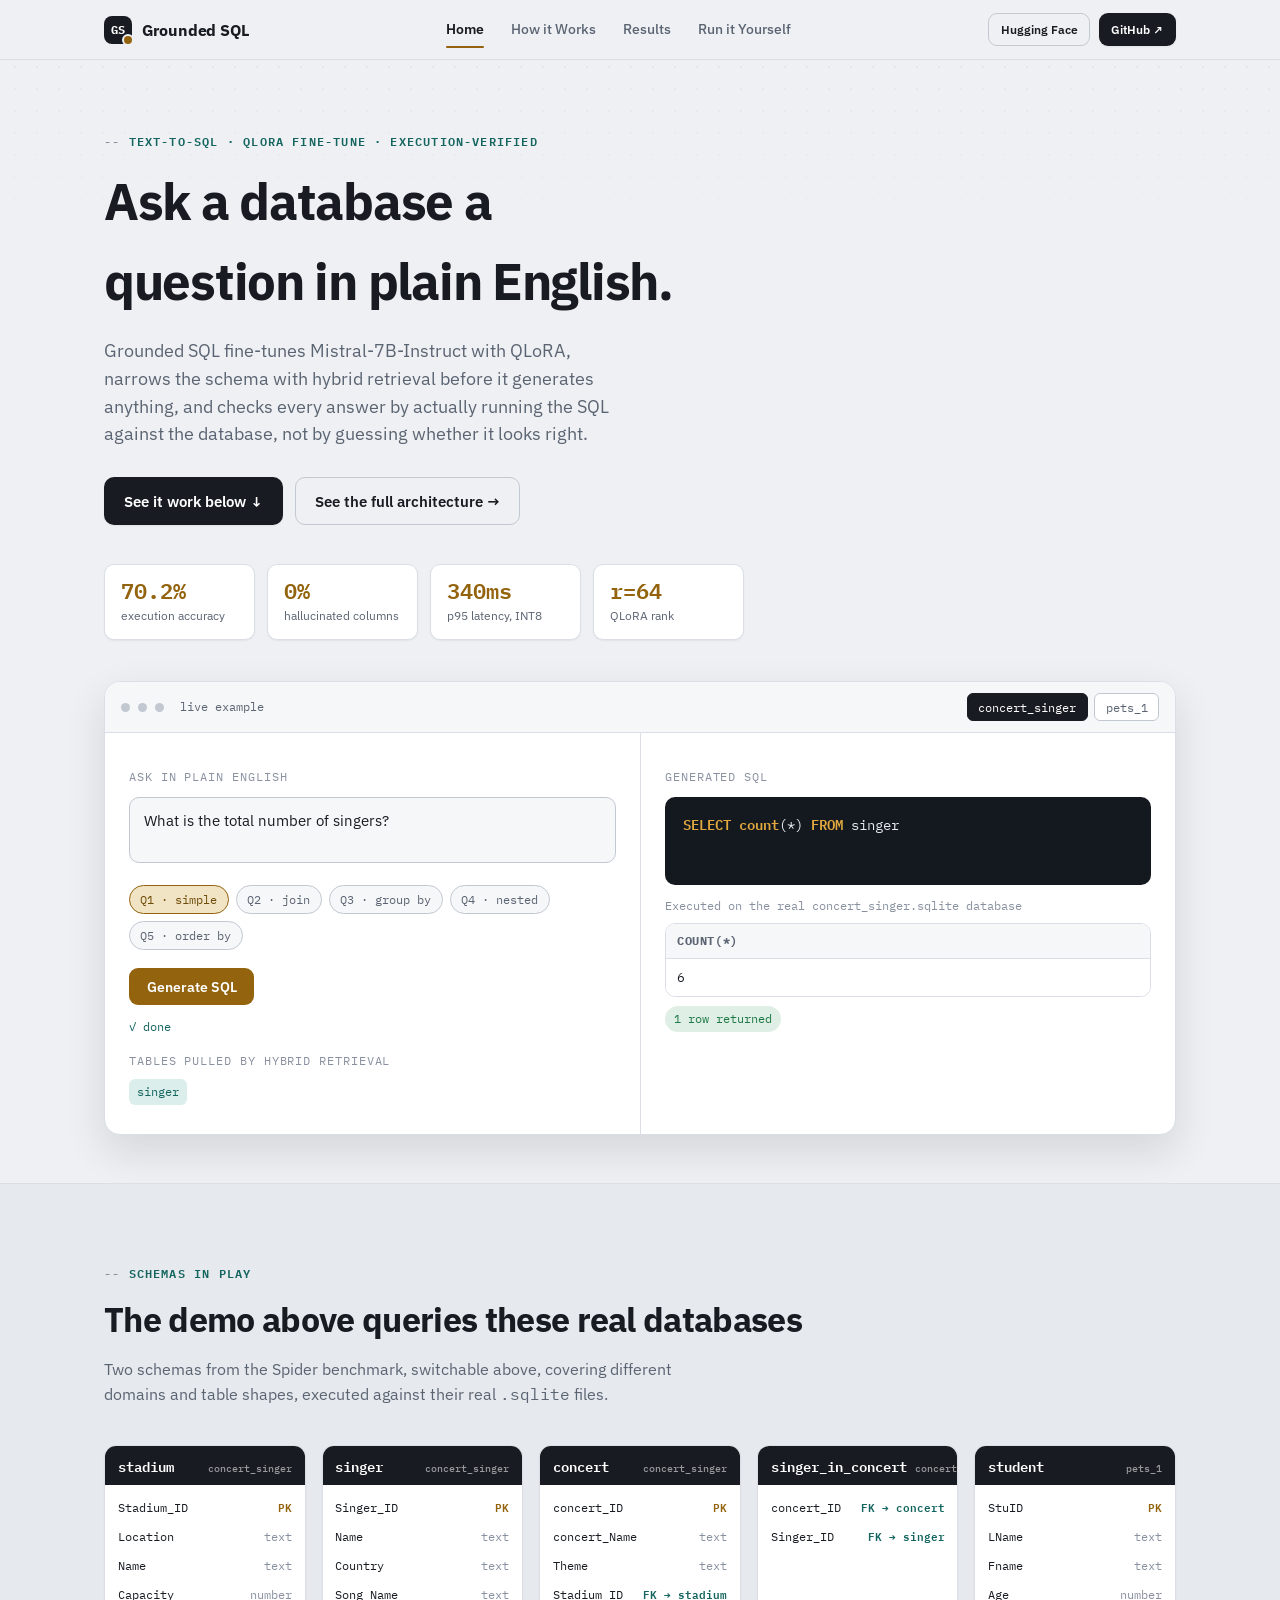
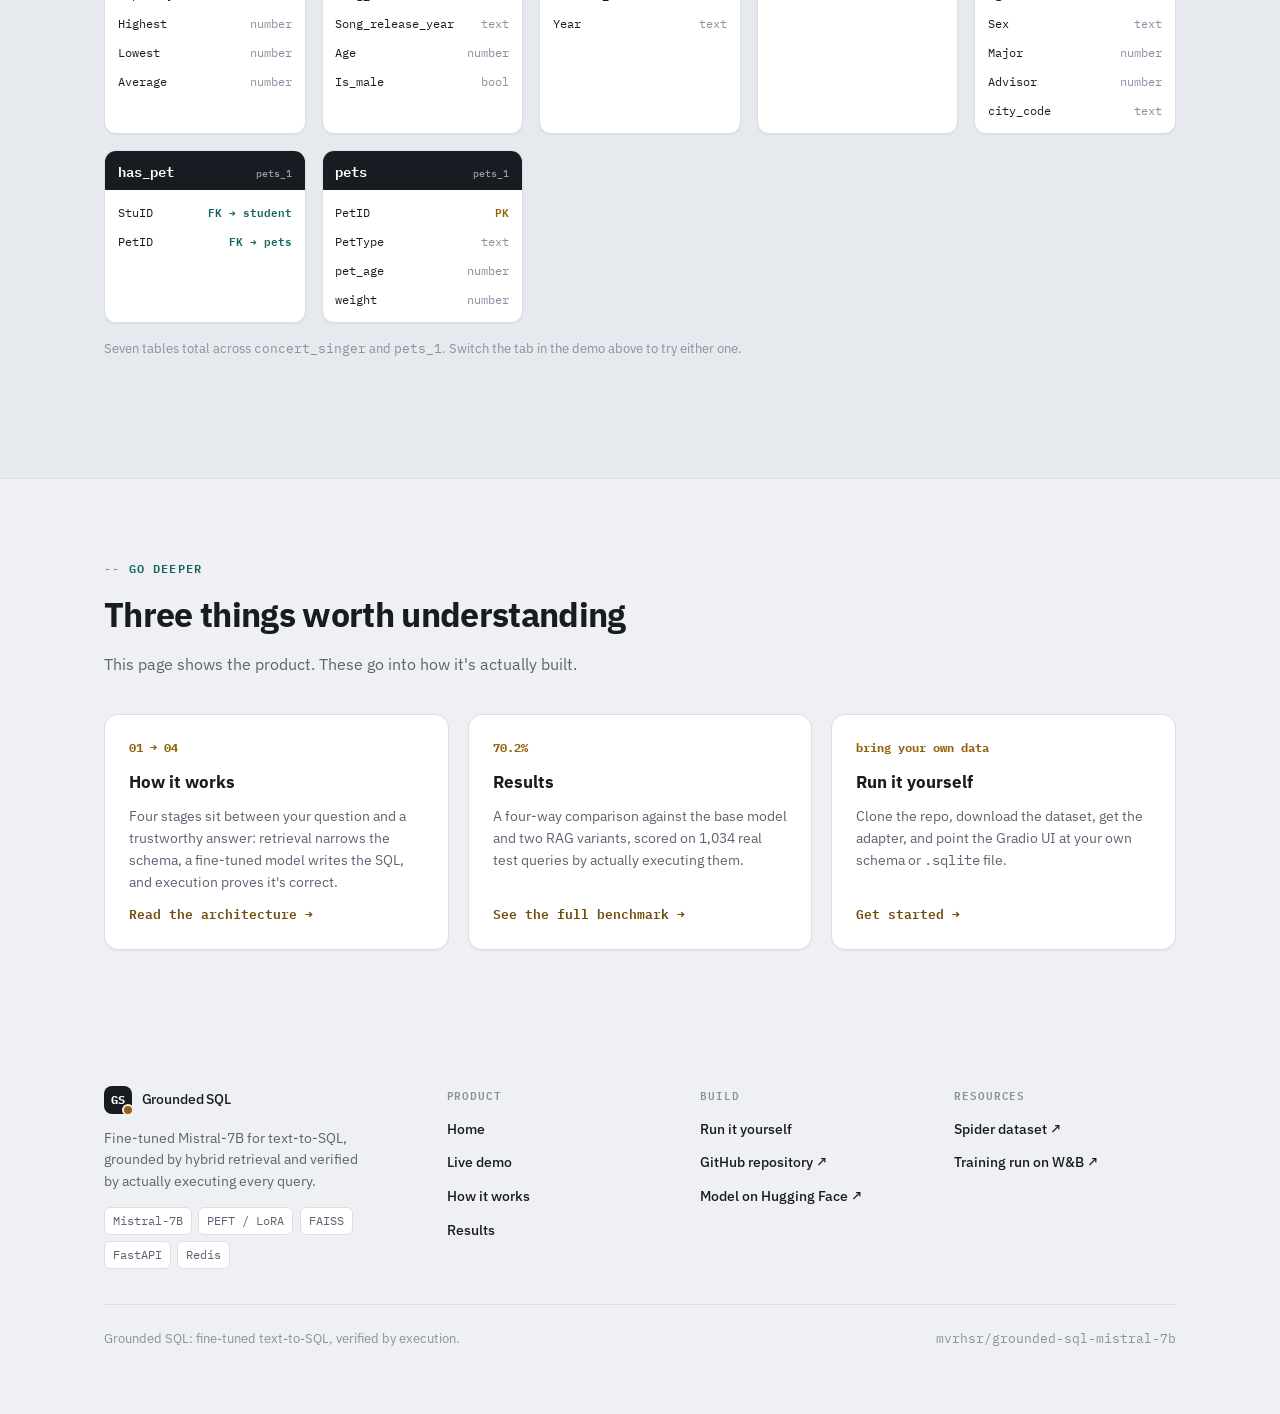
<file: docs/index.html>
<!doctype html>
<html lang="en">
<head>
<meta charset="UTF-8">
<meta name="viewport" content="width=device-width, initial-scale=1.0">
<title>Grounded SQL</title>
<meta name="description" content="An interactive demo for a fine-tuned Mistral-7B text-to-SQL system: real schemas, real generated queries, real executed results, and a self-hosting guide.">
<link rel="icon" href="data:image/svg+xml,<svg xmlns=%22http://www.w3.org/2000/svg%22 viewBox=%220 0 100 100%22><text y=%22.9em%22 font-size=%2290%22>🗄️</text></svg>">
<link rel="preconnect" href="https://fonts.googleapis.com">
<link rel="preconnect" href="https://fonts.gstatic.com" crossorigin>
<link href="https://fonts.googleapis.com/css2?family=IBM+Plex+Sans:wght@400;500;600;700&family=IBM+Plex+Mono:wght@400;500;600;700&display=swap" rel="stylesheet">
<link rel="stylesheet" href="assets/style.css">
</head>
<body>

<header class="nav">
  <div class="nav-inner">
    <a href="index.html" class="brand"><span class="brand-mark">GS</span>Grounded SQL</a>
    <nav class="links">
      <a class="nav-link active" href="index.html">Home</a>
      <a class="nav-link" href="how-it-works.html">How it Works</a>
      <a class="nav-link" href="how-it-works.html#results">Results</a>
      <a class="nav-link" href="run-it-yourself.html">Run it Yourself</a>
    </nav>
    <div class="nav-ctas">
      <a class="btn btn-ghost btn-sm" href="https://huggingface.co/mvrhsr/grounded-sql-mistral-7b" target="_blank" rel="noopener">Hugging Face</a>
      <a class="btn btn-primary btn-sm" href="https://github.com/vrhsr/grounded-sql" target="_blank" rel="noopener">GitHub ↗</a>
    </div>
  </div>
</header>

<main id="top">

  <section class="hero">
    <div class="wrap hero-inner">
      <div class="hero-head">
        <p class="eyebrow">text-to-sql &middot; qlora fine-tune &middot; execution-verified</p>
        <h1>Ask a database a question in plain English.</h1>
        <p class="hero-sub">Grounded SQL fine-tunes Mistral-7B-Instruct with QLoRA, narrows the schema with hybrid retrieval before it generates anything, and checks every answer by actually running the SQL against the database, not by guessing whether it looks right.</p>
        <div class="hero-ctas">
          <a class="btn btn-primary btn-lg" href="#demo">See it work below ↓</a>
          <a class="btn btn-ghost btn-lg" href="how-it-works.html">See the full architecture →</a>
        </div>
        <div class="stat-row">
          <div class="stat"><span class="value">70.2%</span><span class="label">execution accuracy</span></div>
          <div class="stat"><span class="value">0%</span><span class="label">hallucinated columns</span></div>
          <div class="stat"><span class="value">340ms</span><span class="label">p95 latency, INT8</span></div>
          <div class="stat"><span class="value">r=64</span><span class="label">QLoRA rank</span></div>
        </div>
      </div>

      <div id="demo" class="console reveal">
        <div class="console-chrome">
          <span class="dot"></span><span class="dot"></span><span class="dot"></span>
          <span class="console-title">live example</span>
          <div class="db-tabs" id="db-tabs"></div>
        </div>
        <div class="console-body">
          <div class="console-col">
            <p class="col-label">Ask in plain English</p>
            <textarea id="question-input" spellcheck="false">What is the total number of singers?</textarea>
            <div class="chip-row" id="chip-row"></div>
            <button id="generate-btn">Generate SQL</button>
            <div class="status-line" id="status-line"></div>
            <p class="fallback-note" id="fallback-note">This hosted preview replays real, cached examples against a live SQLite database. It isn't running the full 7B model in your browser. To generate SQL for <em>any</em> question against <em>any</em> schema, <a href="run-it-yourself.html">run Grounded SQL locally →</a>.</p>
            <div class="retrieved-row">
              <p class="col-label">Tables pulled by hybrid retrieval</p>
              <div id="retrieved-tables"></div>
            </div>
          </div>
          <div class="console-col">
            <p class="col-label">Generated SQL</p>
            <div class="sql-box" id="sql-box"></div>
            <p class="exec-caption" id="exec-caption"></p>
            <div id="result-area"></div>
          </div>
        </div>
      </div>
    </div>
  </section>

  <section class="band">
    <div class="wrap">
      <p class="eyebrow reveal">schemas in play</p>
      <h2 class="reveal">The demo above queries these real databases</h2>
      <p class="section-lede reveal">Two schemas from the Spider benchmark, switchable above, covering different domains and table shapes, executed against their real <code class="mono">.sqlite</code> files.</p>
      <div class="schema-grid reveal" id="schema-grid"></div>
      <p class="schema-legend reveal">Seven tables total across <span class="mono">concert_singer</span> and <span class="mono">pets_1</span>. Switch the tab in the demo above to try either one.</p>
    </div>
  </section>

  <section>
    <div class="wrap">
      <p class="eyebrow reveal">go deeper</p>
      <h2 class="reveal">Three things worth understanding</h2>
      <p class="section-lede reveal">This page shows the product. These go into how it's actually built.</p>
      <div class="teaser-grid reveal">
        <a class="teaser-card" href="how-it-works.html">
          <span class="t-idx">01 → 04</span>
          <h3>How it works</h3>
          <p>Four stages sit between your question and a trustworthy answer: retrieval narrows the schema, a fine-tuned model writes the SQL, and execution proves it's correct.</p>
          <span class="go">Read the architecture →</span>
        </a>
        <a class="teaser-card" href="how-it-works.html#results">
          <span class="t-idx">70.2%</span>
          <h3>Results</h3>
          <p>A four-way comparison against the base model and two RAG variants, scored on 1,034 real test queries by actually executing them.</p>
          <span class="go">See the full benchmark →</span>
        </a>
        <a class="teaser-card" href="run-it-yourself.html">
          <span class="t-idx">bring your own data</span>
          <h3>Run it yourself</h3>
          <p>Clone the repo, download the dataset, get the adapter, and point the Gradio UI at your own schema or <span class="mono">.sqlite</span> file.</p>
          <span class="go">Get started →</span>
        </a>
      </div>
    </div>
  </section>

  <footer>
    <div class="wrap">
      <div class="footer-grid">
        <div class="footer-col">
          <a href="index.html" class="brand"><span class="brand-mark">GS</span>Grounded SQL</a>
          <p style="margin-top:0.9rem;">Fine-tuned Mistral-7B for text-to-SQL, grounded by hybrid retrieval and verified by actually executing every query.</p>
          <div class="stack-chips">
            <span class="schip">Mistral-7B</span>
            <span class="schip">PEFT / LoRA</span>
            <span class="schip">FAISS</span>
            <span class="schip">FastAPI</span>
            <span class="schip">Redis</span>
          </div>
        </div>
        <div class="footer-col">
          <h5>Product</h5>
          <ul>
            <li><a href="index.html">Home</a></li>
            <li><a href="index.html#demo">Live demo</a></li>
            <li><a href="how-it-works.html">How it works</a></li>
            <li><a href="how-it-works.html#results">Results</a></li>
          </ul>
        </div>
        <div class="footer-col">
          <h5>Build</h5>
          <ul>
            <li><a href="run-it-yourself.html">Run it yourself</a></li>
            <li><a href="https://github.com/vrhsr/grounded-sql" target="_blank" rel="noopener">GitHub repository ↗</a></li>
            <li><a href="https://huggingface.co/mvrhsr/grounded-sql-mistral-7b" target="_blank" rel="noopener">Model on Hugging Face ↗</a></li>
          </ul>
        </div>
        <div class="footer-col">
          <h5>Resources</h5>
          <ul>
            <li><a href="https://yale-lily.github.io/spider" target="_blank" rel="noopener">Spider dataset ↗</a></li>
            <li><a href="https://wandb.ai/mvrhsr-/text-to-sql-finetune/runs/kww42yro" target="_blank" rel="noopener">Training run on W&amp;B ↗</a></li>
          </ul>
        </div>
      </div>
      <div class="footer-bottom">
        <span>Grounded SQL: fine-tuned text-to-SQL, verified by execution.</span>
        <span class="mono">mvrhsr/grounded-sql-mistral-7b</span>
      </div>
    </div>
  </footer>

</main>

<script src="assets/common.js"></script>
<script src="assets/demo.js"></script>
</body>
</html>
</file>
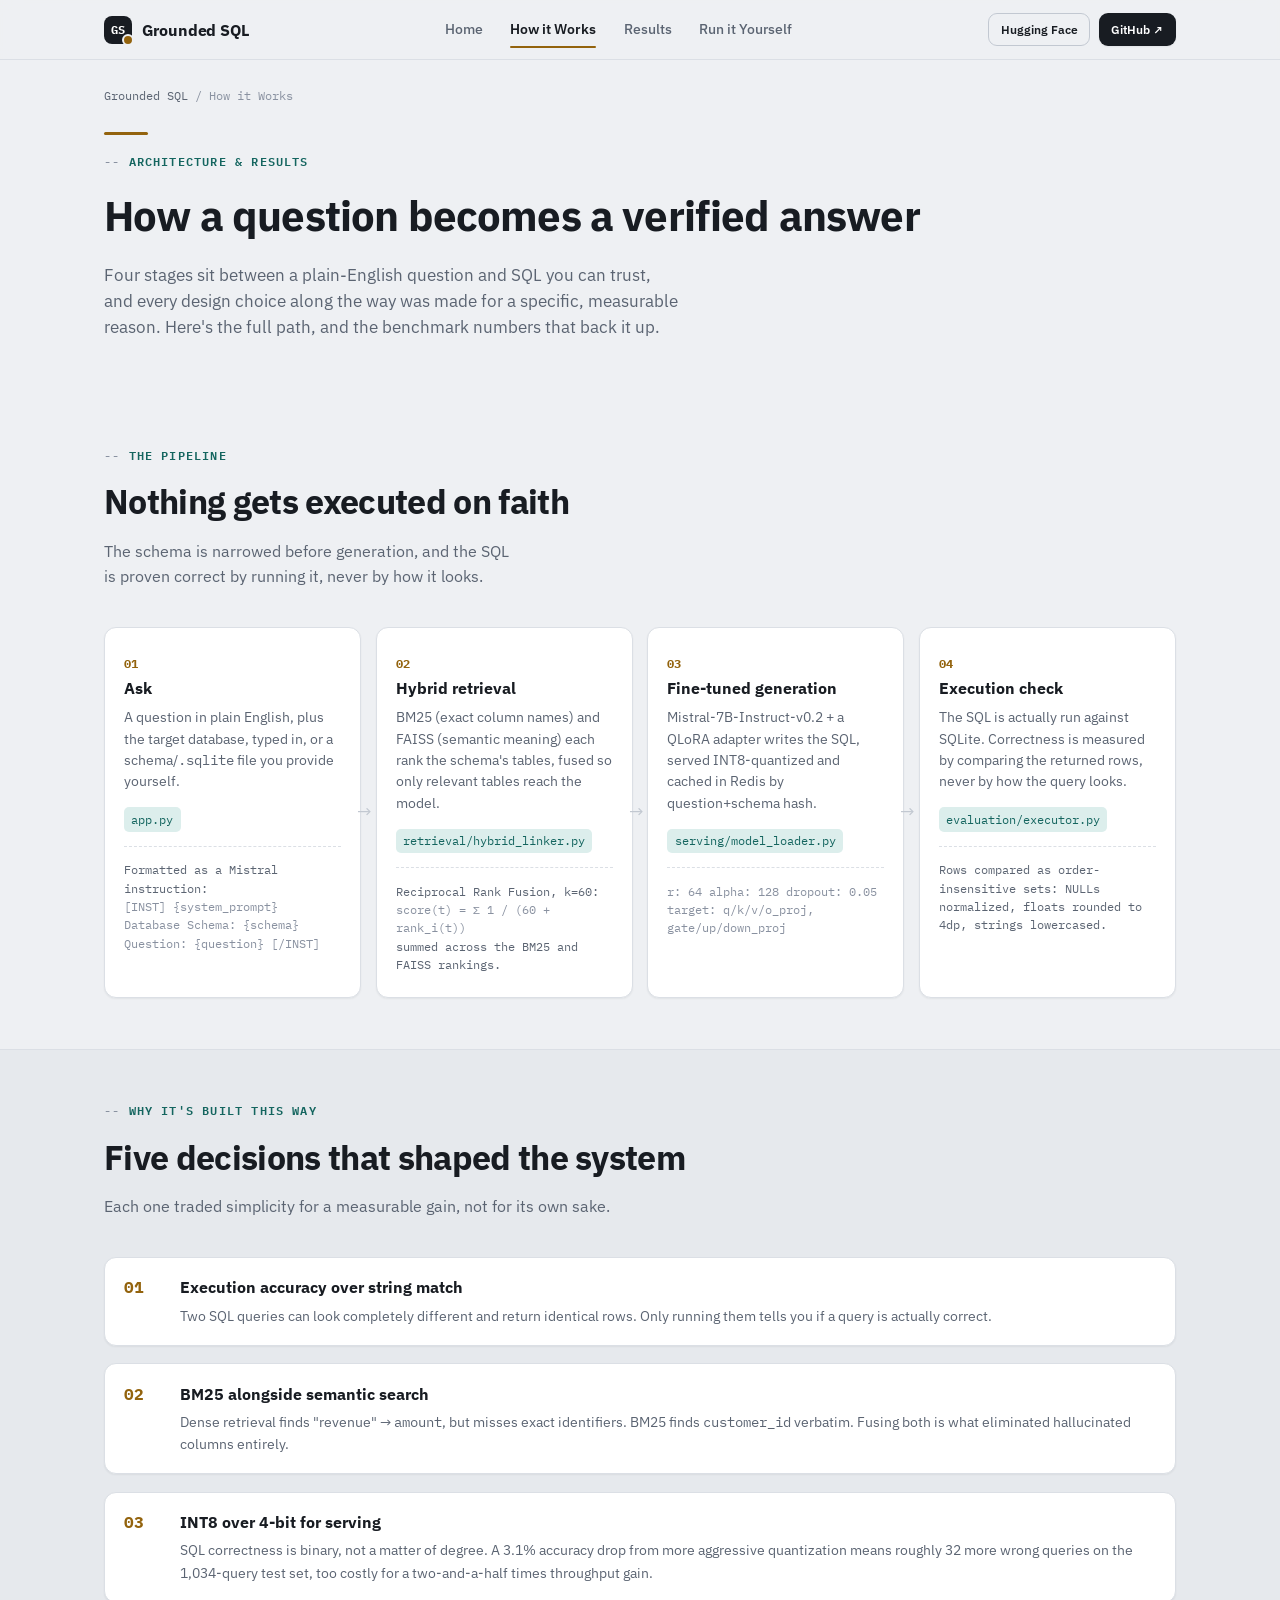
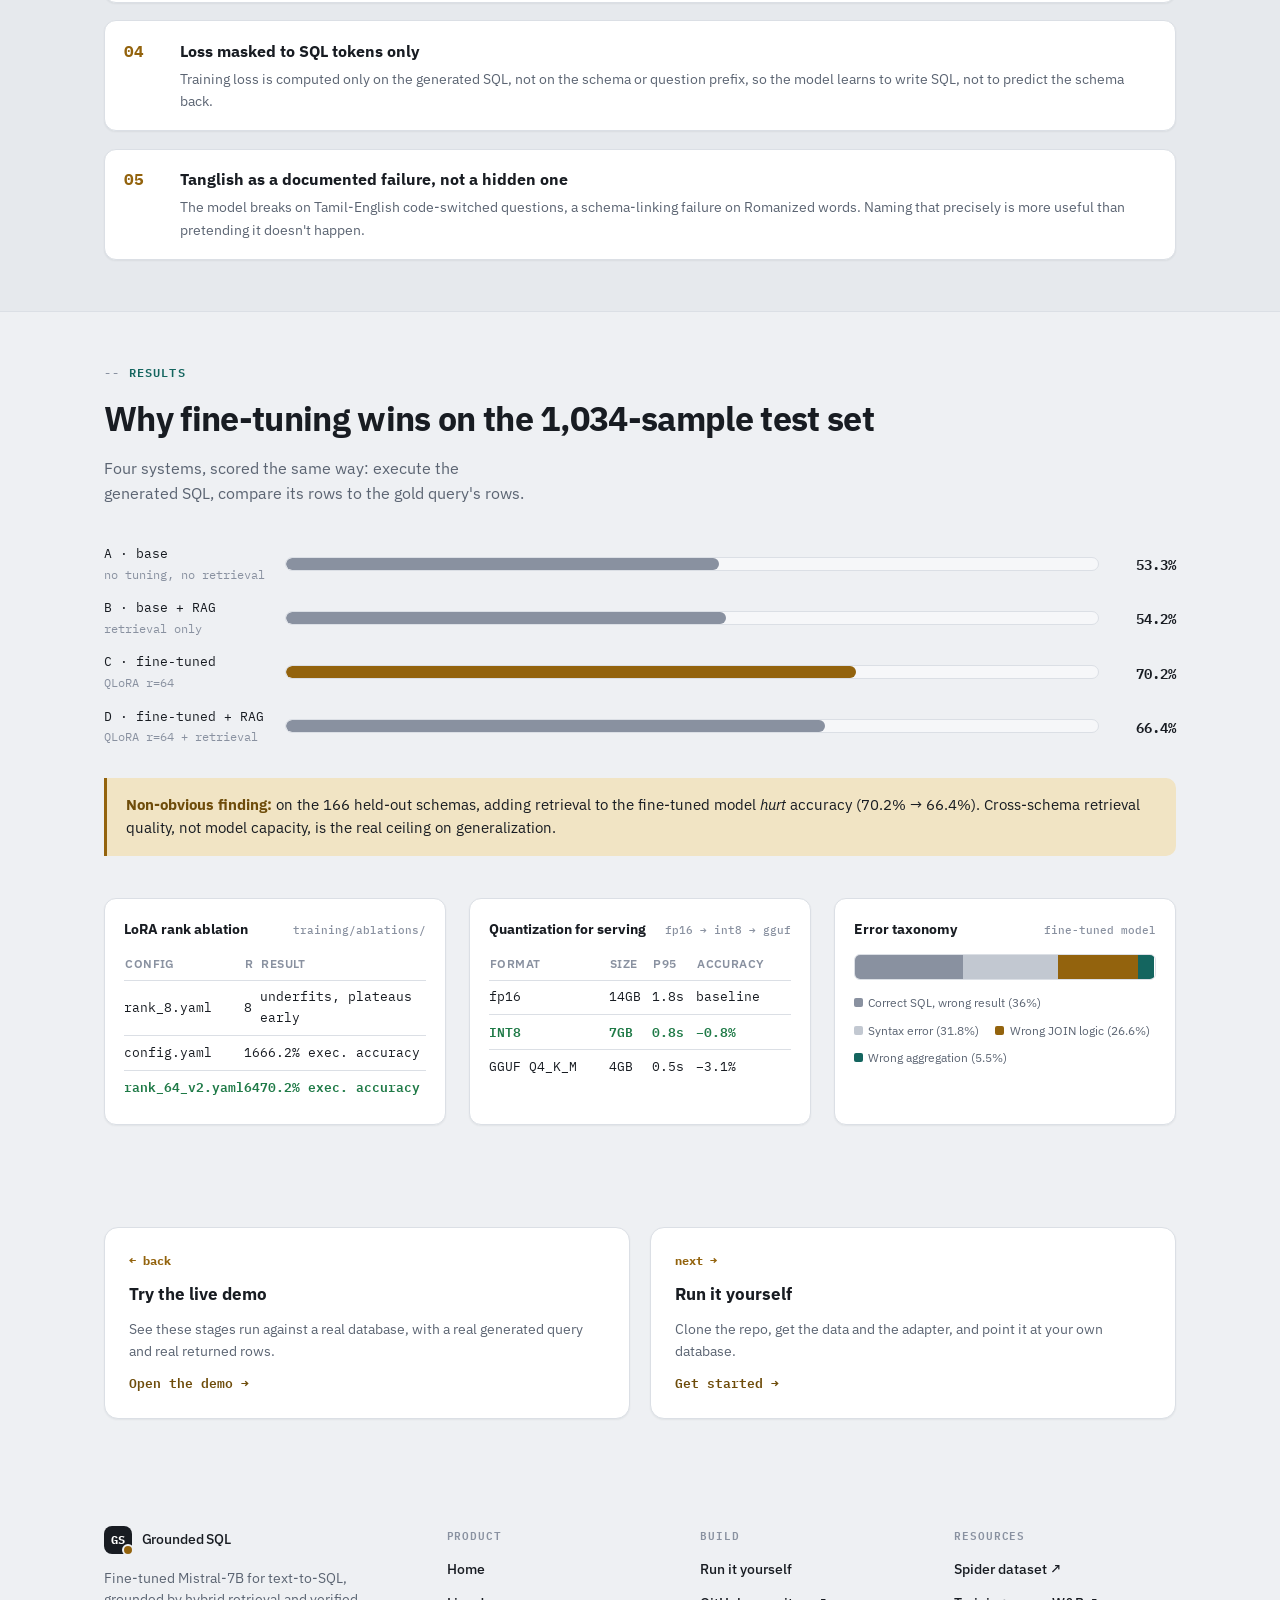
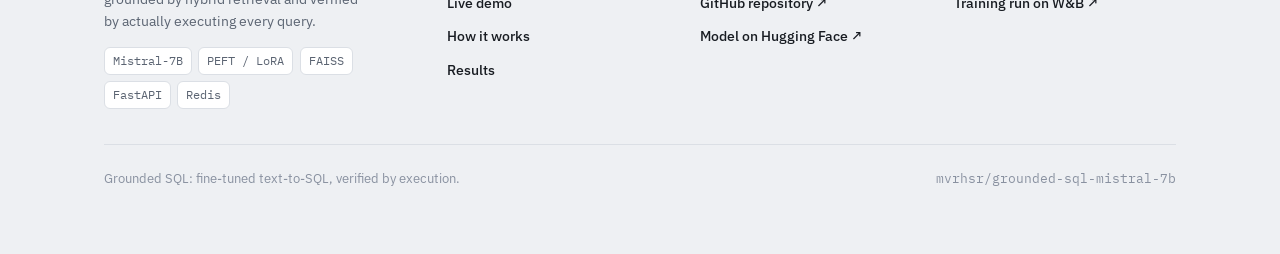
<file: docs/how-it-works.html>
<!doctype html>
<html lang="en">
<head>
<meta charset="UTF-8">
<meta name="viewport" content="width=device-width, initial-scale=1.0">
<title>How it Works · Grounded SQL</title>
<meta name="description" content="The four-stage pipeline behind Grounded SQL, the design decisions behind it, and the four-way benchmark that backs them up.">
<link rel="icon" href="data:image/svg+xml,<svg xmlns=%22http://www.w3.org/2000/svg%22 viewBox=%220 0 100 100%22><text y=%22.9em%22 font-size=%2290%22>🗄️</text></svg>">
<link rel="preconnect" href="https://fonts.googleapis.com">
<link rel="preconnect" href="https://fonts.gstatic.com" crossorigin>
<link href="https://fonts.googleapis.com/css2?family=IBM+Plex+Sans:wght@400;500;600;700&family=IBM+Plex+Mono:wght@400;500;600;700&display=swap" rel="stylesheet">
<link rel="stylesheet" href="assets/style.css">
</head>
<body>

<header class="nav">
  <div class="nav-inner">
    <a href="index.html" class="brand"><span class="brand-mark">GS</span>Grounded SQL</a>
    <nav class="links">
      <a class="nav-link" href="index.html">Home</a>
      <a class="nav-link active" href="how-it-works.html">How it Works</a>
      <a class="nav-link" href="how-it-works.html#results">Results</a>
      <a class="nav-link" href="run-it-yourself.html">Run it Yourself</a>
    </nav>
    <div class="nav-ctas">
      <a class="btn btn-ghost btn-sm" href="https://huggingface.co/mvrhsr/grounded-sql-mistral-7b" target="_blank" rel="noopener">Hugging Face</a>
      <a class="btn btn-primary btn-sm" href="https://github.com/vrhsr/grounded-sql" target="_blank" rel="noopener">GitHub ↗</a>
    </div>
  </div>
</header>

<main>
  <div class="wrap">
    <p class="page-kicker"><a href="index.html">Grounded SQL</a> / How it Works</p>
    <div class="page-header">
      <div class="accent-rule"></div>
      <p class="eyebrow">architecture &amp; results</p>
      <h1>How a question becomes a verified answer</h1>
      <p class="lede">Four stages sit between a plain-English question and SQL you can trust, and every design choice along the way was made for a specific, measurable reason. Here's the full path, and the benchmark numbers that back it up.</p>
    </div>
  </div>

  <section class="tight">
    <div class="wrap">
      <p class="eyebrow reveal">the pipeline</p>
      <h2 class="reveal">Nothing gets executed on faith</h2>
      <p class="section-lede reveal">The schema is narrowed before generation, and the SQL is proven correct by running it, never by how it looks.</p>
      <div class="pipeline reveal">
        <div class="stage">
          <span class="idx">01</span>
          <h3>Ask</h3>
          <p>A question in plain English, plus the target database, typed in, or a schema/<span class="mono">.sqlite</span> file you provide yourself.</p>
          <span class="file">app.py</span>
          <div class="detail">Formatted as a Mistral instruction: <br><span class="cm">[INST] {system_prompt}</span><br><span class="cm">Database Schema: {schema}</span><br><span class="cm">Question: {question} [/INST]</span></div>
          <span class="stage-arrow">→</span>
        </div>
        <div class="stage">
          <span class="idx">02</span>
          <h3>Hybrid retrieval</h3>
          <p>BM25 (exact column names) and FAISS (semantic meaning) each rank the schema's tables, fused so only relevant tables reach the model.</p>
          <span class="file">retrieval/hybrid_linker.py</span>
          <div class="detail">Reciprocal Rank Fusion, k=60:<br><span class="cm">score(t) = Σ 1 / (60 + rank_i(t))</span><br>summed across the BM25 and FAISS rankings.</div>
          <span class="stage-arrow">→</span>
        </div>
        <div class="stage">
          <span class="idx">03</span>
          <h3>Fine-tuned generation</h3>
          <p>Mistral-7B-Instruct-v0.2 + a QLoRA adapter writes the SQL, served INT8-quantized and cached in Redis by question+schema hash.</p>
          <span class="file">serving/model_loader.py</span>
          <div class="detail"><span class="cm">r: 64  alpha: 128  dropout: 0.05</span><br><span class="cm">target: q/k/v/o_proj, gate/up/down_proj</span></div>
          <span class="stage-arrow">→</span>
        </div>
        <div class="stage">
          <span class="idx">04</span>
          <h3>Execution check</h3>
          <p>The SQL is actually run against SQLite. Correctness is measured by comparing the returned rows, never by how the query looks.</p>
          <span class="file">evaluation/executor.py</span>
          <div class="detail">Rows compared as order-insensitive sets: NULLs normalized, floats rounded to 4dp, strings lowercased.</div>
        </div>
      </div>
    </div>
  </section>

  <section class="tight band">
    <div class="wrap">
      <p class="eyebrow reveal">why it's built this way</p>
      <h2 class="reveal">Five decisions that shaped the system</h2>
      <p class="section-lede reveal">Each one traded simplicity for a measurable gain, not for its own sake.</p>
      <div class="decisions reveal">
        <div class="decision">
          <span class="num">01</span>
          <div>
            <h4>Execution accuracy over string match</h4>
            <p>Two SQL queries can look completely different and return identical rows. Only running them tells you if a query is actually correct.</p>
          </div>
        </div>
        <div class="decision">
          <span class="num">02</span>
          <div>
            <h4>BM25 alongside semantic search</h4>
            <p>Dense retrieval finds "revenue" → <span class="mono">amount</span>, but misses exact identifiers. BM25 finds <span class="mono">customer_id</span> verbatim. Fusing both is what eliminated hallucinated columns entirely.</p>
          </div>
        </div>
        <div class="decision">
          <span class="num">03</span>
          <div>
            <h4>INT8 over 4-bit for serving</h4>
            <p>SQL correctness is binary, not a matter of degree. A 3.1% accuracy drop from more aggressive quantization means roughly 32 more wrong queries on the 1,034-query test set, too costly for a two-and-a-half times throughput gain.</p>
          </div>
        </div>
        <div class="decision">
          <span class="num">04</span>
          <div>
            <h4>Loss masked to SQL tokens only</h4>
            <p>Training loss is computed only on the generated SQL, not on the schema or question prefix, so the model learns to write SQL, not to predict the schema back.</p>
          </div>
        </div>
        <div class="decision">
          <span class="num">05</span>
          <div>
            <h4>Tanglish as a documented failure, not a hidden one</h4>
            <p>The model breaks on Tamil-English code-switched questions, a schema-linking failure on Romanized words. Naming that precisely is more useful than pretending it doesn't happen.</p>
          </div>
        </div>
      </div>
    </div>
  </section>

  <section id="results" class="tight">
    <div class="wrap">
      <p class="eyebrow reveal">results</p>
      <h2 class="reveal">Why fine-tuning wins on the 1,034-sample test set</h2>
      <p class="section-lede reveal">Four systems, scored the same way: execute the generated SQL, compare its rows to the gold query's rows.</p>

      <div class="bars reveal" id="bars"></div>

      <div class="finding reveal"><strong>Non-obvious finding:</strong> on the 166 held-out schemas, adding retrieval to the fine-tuned model <em>hurt</em> accuracy (70.2%&nbsp;&rarr;&nbsp;66.4%). Cross-schema retrieval quality, not model capacity, is the real ceiling on generalization.</div>

      <div class="mini-grid reveal">
        <div class="mini-card">
          <h4>LoRA rank ablation <span>training/ablations/</span></h4>
          <table class="mini-table">
            <thead><tr><th>Config</th><th>r</th><th>Result</th></tr></thead>
            <tbody>
              <tr><td>rank_8.yaml</td><td>8</td><td>underfits, plateaus early</td></tr>
              <tr><td>config.yaml</td><td>16</td><td>66.2% exec. accuracy</td></tr>
              <tr class="win"><td>rank_64_v2.yaml</td><td>64</td><td>70.2% exec. accuracy</td></tr>
            </tbody>
          </table>
        </div>
        <div class="mini-card">
          <h4>Quantization for serving <span>fp16 → int8 → gguf</span></h4>
          <table class="mini-table">
            <thead><tr><th>Format</th><th>Size</th><th>p95</th><th>Accuracy</th></tr></thead>
            <tbody>
              <tr><td>fp16</td><td>14GB</td><td>1.8s</td><td>baseline</td></tr>
              <tr class="win"><td>INT8</td><td>7GB</td><td>0.8s</td><td>&minus;0.8%</td></tr>
              <tr><td>GGUF Q4_K_M</td><td>4GB</td><td>0.5s</td><td>&minus;3.1%</td></tr>
            </tbody>
          </table>
        </div>
        <div class="mini-card">
          <h4>Error taxonomy <span>fine-tuned model</span></h4>
          <div class="stack-bar" id="error-stack"></div>
          <div class="legend" id="error-legend"></div>
        </div>
      </div>
    </div>
  </section>

  <section class="tight">
    <div class="wrap">
      <div class="teaser-grid reveal" style="grid-template-columns: 1fr 1fr;">
        <a class="teaser-card" href="index.html#demo">
          <span class="t-idx">← back</span>
          <h3>Try the live demo</h3>
          <p>See these stages run against a real database, with a real generated query and real returned rows.</p>
          <span class="go">Open the demo →</span>
        </a>
        <a class="teaser-card" href="run-it-yourself.html">
          <span class="t-idx">next →</span>
          <h3>Run it yourself</h3>
          <p>Clone the repo, get the data and the adapter, and point it at your own database.</p>
          <span class="go">Get started →</span>
        </a>
      </div>
    </div>
  </section>

  <footer>
    <div class="wrap">
      <div class="footer-grid">
        <div class="footer-col">
          <a href="index.html" class="brand"><span class="brand-mark">GS</span>Grounded SQL</a>
          <p style="margin-top:0.9rem;">Fine-tuned Mistral-7B for text-to-SQL, grounded by hybrid retrieval and verified by actually executing every query.</p>
          <div class="stack-chips">
            <span class="schip">Mistral-7B</span>
            <span class="schip">PEFT / LoRA</span>
            <span class="schip">FAISS</span>
            <span class="schip">FastAPI</span>
            <span class="schip">Redis</span>
          </div>
        </div>
        <div class="footer-col">
          <h5>Product</h5>
          <ul>
            <li><a href="index.html">Home</a></li>
            <li><a href="index.html#demo">Live demo</a></li>
            <li><a href="how-it-works.html">How it works</a></li>
            <li><a href="how-it-works.html#results">Results</a></li>
          </ul>
        </div>
        <div class="footer-col">
          <h5>Build</h5>
          <ul>
            <li><a href="run-it-yourself.html">Run it yourself</a></li>
            <li><a href="https://github.com/vrhsr/grounded-sql" target="_blank" rel="noopener">GitHub repository ↗</a></li>
            <li><a href="https://huggingface.co/mvrhsr/grounded-sql-mistral-7b" target="_blank" rel="noopener">Model on Hugging Face ↗</a></li>
          </ul>
        </div>
        <div class="footer-col">
          <h5>Resources</h5>
          <ul>
            <li><a href="https://yale-lily.github.io/spider" target="_blank" rel="noopener">Spider dataset ↗</a></li>
            <li><a href="https://wandb.ai/mvrhsr-/text-to-sql-finetune/runs/kww42yro" target="_blank" rel="noopener">Training run on W&amp;B ↗</a></li>
          </ul>
        </div>
      </div>
      <div class="footer-bottom">
        <span>Grounded SQL: fine-tuned text-to-SQL, verified by execution.</span>
        <span class="mono">mvrhsr/grounded-sql-mistral-7b</span>
      </div>
    </div>
  </footer>
</main>

<script src="assets/charts.js"></script>
<script src="assets/common.js"></script>
</body>
</html>
</file>
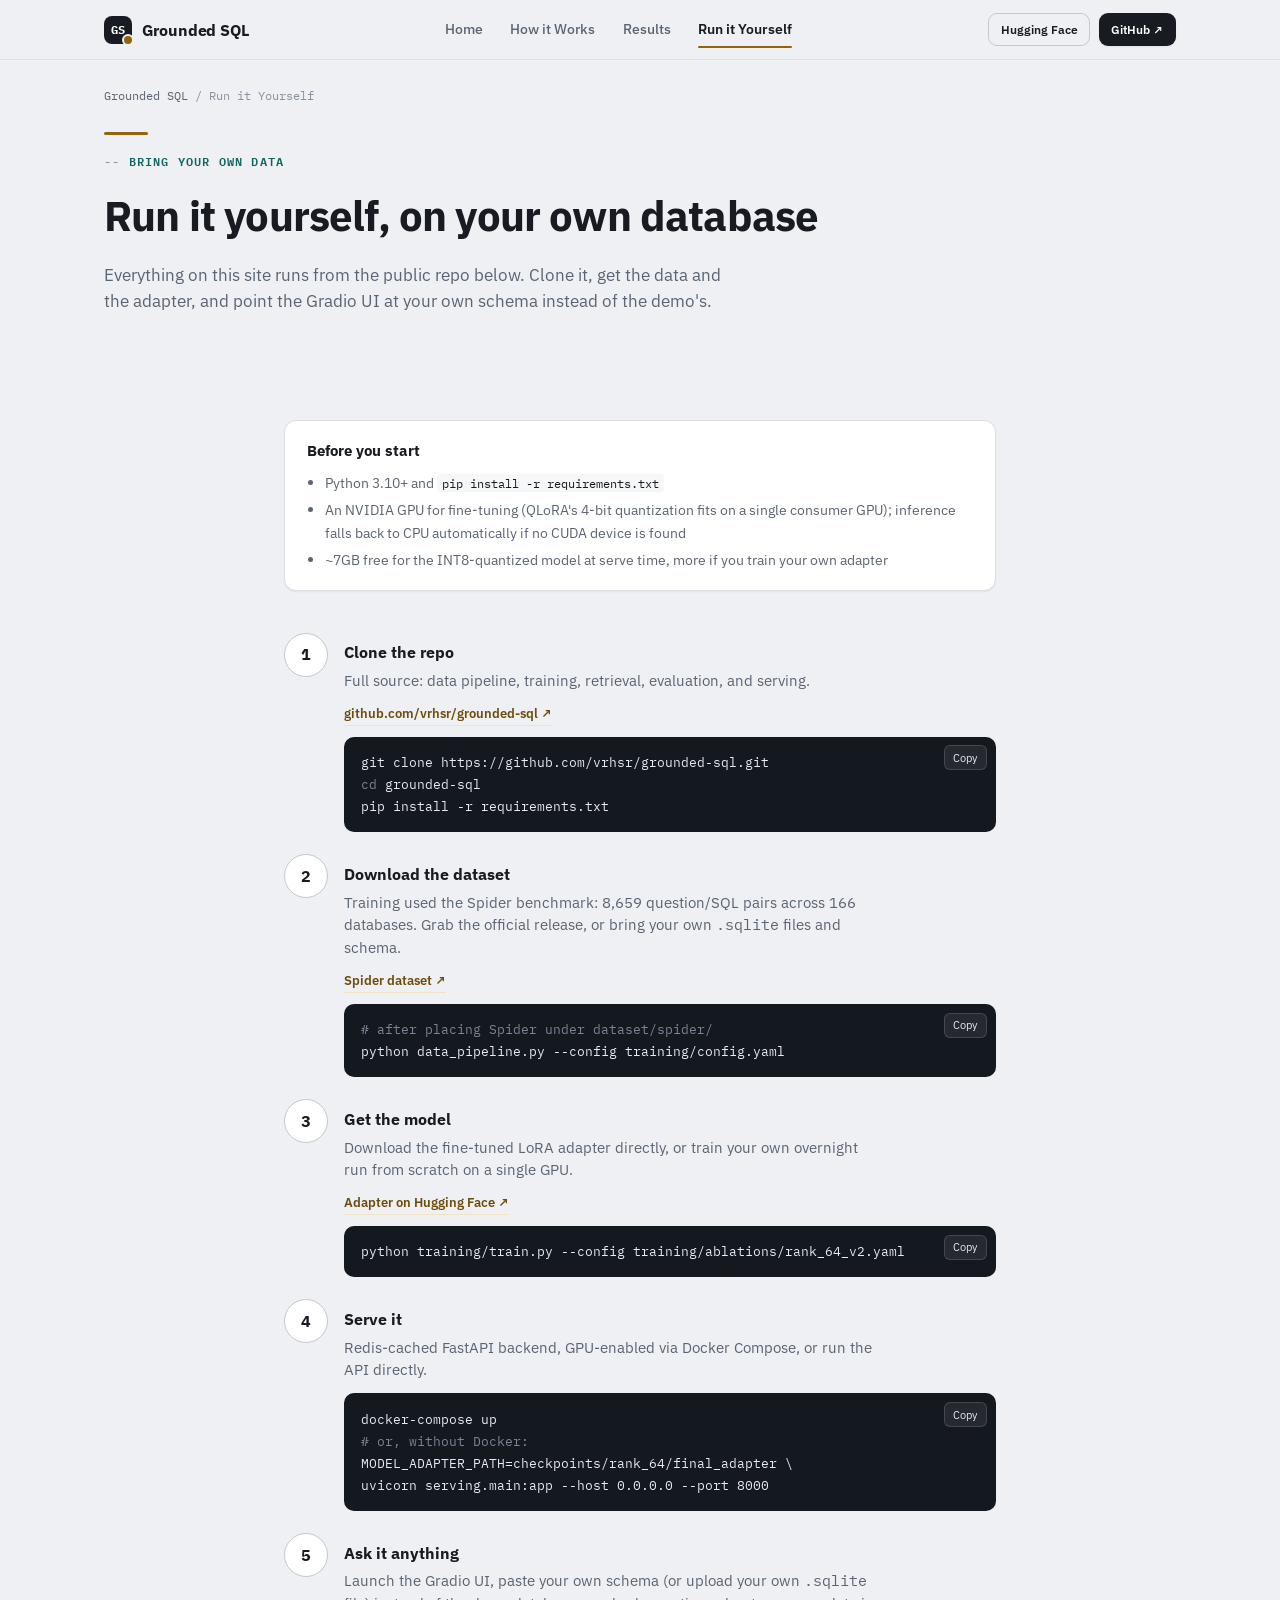
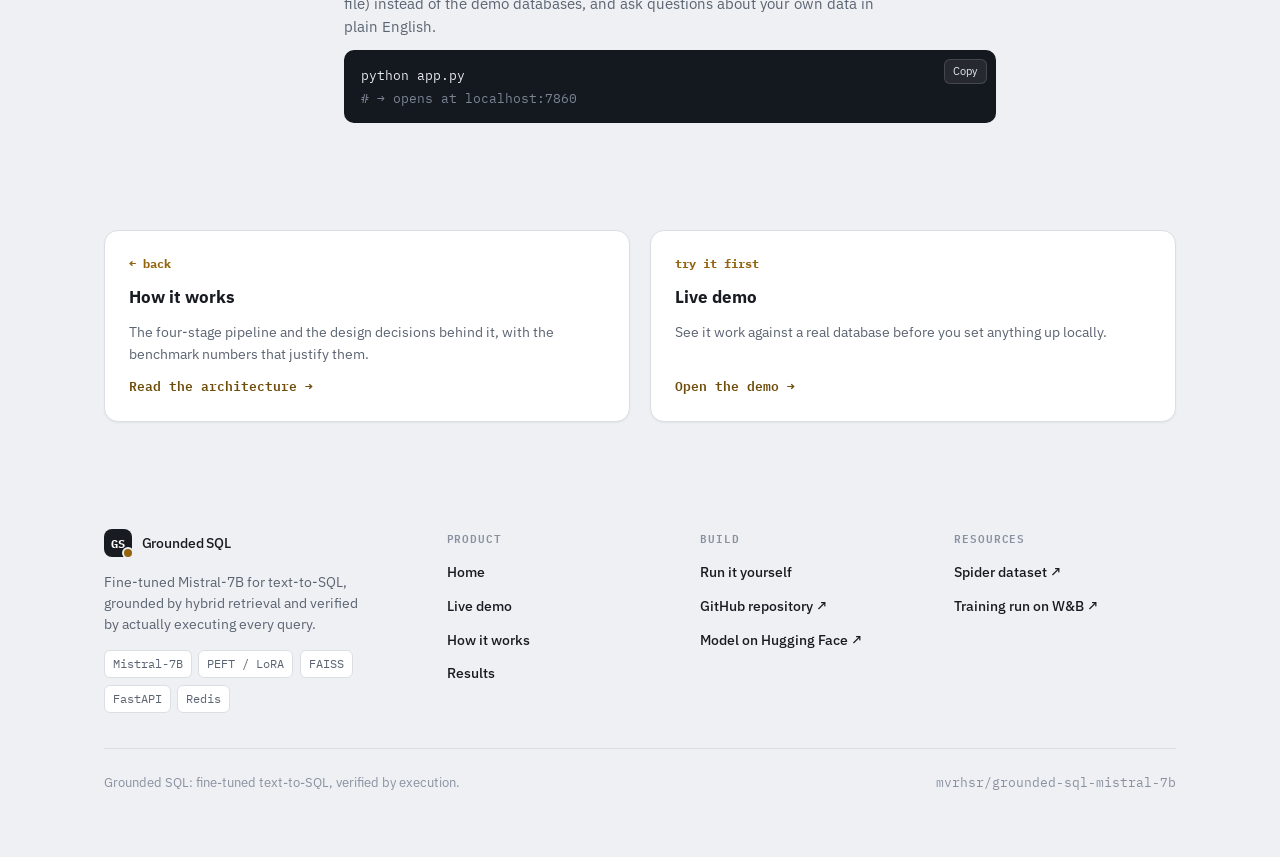
<file: docs/run-it-yourself.html>
<!doctype html>
<html lang="en">
<head>
<meta charset="UTF-8">
<meta name="viewport" content="width=device-width, initial-scale=1.0">
<title>Run it Yourself · Grounded SQL</title>
<meta name="description" content="Clone Grounded SQL, get the Spider dataset and the fine-tuned adapter, and point the Gradio UI at your own database.">
<link rel="icon" href="data:image/svg+xml,<svg xmlns=%22http://www.w3.org/2000/svg%22 viewBox=%220 0 100 100%22><text y=%22.9em%22 font-size=%2290%22>🗄️</text></svg>">
<link rel="preconnect" href="https://fonts.googleapis.com">
<link rel="preconnect" href="https://fonts.gstatic.com" crossorigin>
<link href="https://fonts.googleapis.com/css2?family=IBM+Plex+Sans:wght@400;500;600;700&family=IBM+Plex+Mono:wght@400;500;600;700&display=swap" rel="stylesheet">
<link rel="stylesheet" href="assets/style.css">
</head>
<body>

<header class="nav">
  <div class="nav-inner">
    <a href="index.html" class="brand"><span class="brand-mark">GS</span>Grounded SQL</a>
    <nav class="links">
      <a class="nav-link" href="index.html">Home</a>
      <a class="nav-link" href="how-it-works.html">How it Works</a>
      <a class="nav-link" href="how-it-works.html#results">Results</a>
      <a class="nav-link active" href="run-it-yourself.html">Run it Yourself</a>
    </nav>
    <div class="nav-ctas">
      <a class="btn btn-ghost btn-sm" href="https://huggingface.co/mvrhsr/grounded-sql-mistral-7b" target="_blank" rel="noopener">Hugging Face</a>
      <a class="btn btn-primary btn-sm" href="https://github.com/vrhsr/grounded-sql" target="_blank" rel="noopener">GitHub ↗</a>
    </div>
  </div>
</header>

<main>
  <div class="wrap">
    <p class="page-kicker"><a href="index.html">Grounded SQL</a> / Run it Yourself</p>
    <div class="page-header">
      <div class="accent-rule"></div>
      <p class="eyebrow">bring your own data</p>
      <h1>Run it yourself, on your own database</h1>
      <p class="lede">Everything on this site runs from the public repo below. Clone it, get the data and the adapter, and point the Gradio UI at your own schema instead of the demo's.</p>
    </div>
  </div>

  <section class="tight">
    <div class="wrap-narrow">
      <div class="prereq reveal">
        <h4>Before you start</h4>
        <ul>
          <li>Python 3.10+ and <code>pip install -r requirements.txt</code></li>
          <li>An NVIDIA GPU for fine-tuning (QLoRA's 4-bit quantization fits on a single consumer GPU); inference falls back to CPU automatically if no CUDA device is found</li>
          <li>~7GB free for the INT8-quantized model at serve time, more if you train your own adapter</li>
        </ul>
      </div>

      <div class="steps reveal">
        <div class="step">
          <div class="num">1</div>
          <div class="step-body">
            <h3>Clone the repo</h3>
            <p>Full source: data pipeline, training, retrieval, evaluation, and serving.</p>
            <div class="step-links"><a class="ext-link" href="https://github.com/vrhsr/grounded-sql" target="_blank" rel="noopener">github.com/vrhsr/grounded-sql ↗</a></div>
            <div class="code-block">git clone https://github.com/vrhsr/grounded-sql.git
<span class="cm">cd</span> grounded-sql
pip install -r requirements.txt<button class="copy-btn" data-copy="git clone https://github.com/vrhsr/grounded-sql.git&#10;cd grounded-sql&#10;pip install -r requirements.txt">Copy</button></div>
          </div>
        </div>

        <div class="step">
          <div class="num">2</div>
          <div class="step-body">
            <h3>Download the dataset</h3>
            <p>Training used the Spider benchmark: 8,659 question/SQL pairs across 166 databases. Grab the official release, or bring your own <span class="mono">.sqlite</span> files and schema.</p>
            <div class="step-links"><a class="ext-link" href="https://yale-lily.github.io/spider" target="_blank" rel="noopener">Spider dataset ↗</a></div>
            <div class="code-block"><span class="cm"># after placing Spider under dataset/spider/</span>
python data_pipeline.py --config training/config.yaml<button class="copy-btn" data-copy="python data_pipeline.py --config training/config.yaml">Copy</button></div>
          </div>
        </div>

        <div class="step">
          <div class="num">3</div>
          <div class="step-body">
            <h3>Get the model</h3>
            <p>Download the fine-tuned LoRA adapter directly, or train your own overnight run from scratch on a single GPU.</p>
            <div class="step-links"><a class="ext-link" href="https://huggingface.co/mvrhsr/grounded-sql-mistral-7b" target="_blank" rel="noopener">Adapter on Hugging Face ↗</a></div>
            <div class="code-block">python training/train.py --config training/ablations/rank_64_v2.yaml<button class="copy-btn" data-copy="python training/train.py --config training/ablations/rank_64_v2.yaml">Copy</button></div>
          </div>
        </div>

        <div class="step">
          <div class="num">4</div>
          <div class="step-body">
            <h3>Serve it</h3>
            <p>Redis-cached FastAPI backend, GPU-enabled via Docker Compose, or run the API directly.</p>
            <div class="code-block">docker-compose up
<span class="cm"># or, without Docker:</span>
MODEL_ADAPTER_PATH=checkpoints/rank_64/final_adapter \
uvicorn serving.main:app --host 0.0.0.0 --port 8000<button class="copy-btn" data-copy="docker-compose up">Copy</button></div>
          </div>
        </div>

        <div class="step">
          <div class="num">5</div>
          <div class="step-body">
            <h3>Ask it anything</h3>
            <p>Launch the Gradio UI, paste your own schema (or upload your own <span class="mono">.sqlite</span> file) instead of the demo databases, and ask questions about your own data in plain English.</p>
            <div class="code-block">python app.py
<span class="cm"># → opens at localhost:7860</span><button class="copy-btn" data-copy="python app.py">Copy</button></div>
          </div>
        </div>
      </div>
    </div>
  </section>

  <section class="tight">
    <div class="wrap">
      <div class="teaser-grid reveal" style="grid-template-columns: 1fr 1fr;">
        <a class="teaser-card" href="how-it-works.html">
          <span class="t-idx">← back</span>
          <h3>How it works</h3>
          <p>The four-stage pipeline and the design decisions behind it, with the benchmark numbers that justify them.</p>
          <span class="go">Read the architecture →</span>
        </a>
        <a class="teaser-card" href="index.html#demo">
          <span class="t-idx">try it first</span>
          <h3>Live demo</h3>
          <p>See it work against a real database before you set anything up locally.</p>
          <span class="go">Open the demo →</span>
        </a>
      </div>
    </div>
  </section>

  <footer>
    <div class="wrap">
      <div class="footer-grid">
        <div class="footer-col">
          <a href="index.html" class="brand"><span class="brand-mark">GS</span>Grounded SQL</a>
          <p style="margin-top:0.9rem;">Fine-tuned Mistral-7B for text-to-SQL, grounded by hybrid retrieval and verified by actually executing every query.</p>
          <div class="stack-chips">
            <span class="schip">Mistral-7B</span>
            <span class="schip">PEFT / LoRA</span>
            <span class="schip">FAISS</span>
            <span class="schip">FastAPI</span>
            <span class="schip">Redis</span>
          </div>
        </div>
        <div class="footer-col">
          <h5>Product</h5>
          <ul>
            <li><a href="index.html">Home</a></li>
            <li><a href="index.html#demo">Live demo</a></li>
            <li><a href="how-it-works.html">How it works</a></li>
            <li><a href="how-it-works.html#results">Results</a></li>
          </ul>
        </div>
        <div class="footer-col">
          <h5>Build</h5>
          <ul>
            <li><a href="run-it-yourself.html">Run it yourself</a></li>
            <li><a href="https://github.com/vrhsr/grounded-sql" target="_blank" rel="noopener">GitHub repository ↗</a></li>
            <li><a href="https://huggingface.co/mvrhsr/grounded-sql-mistral-7b" target="_blank" rel="noopener">Model on Hugging Face ↗</a></li>
          </ul>
        </div>
        <div class="footer-col">
          <h5>Resources</h5>
          <ul>
            <li><a href="https://yale-lily.github.io/spider" target="_blank" rel="noopener">Spider dataset ↗</a></li>
            <li><a href="https://wandb.ai/mvrhsr-/text-to-sql-finetune/runs/kww42yro" target="_blank" rel="noopener">Training run on W&amp;B ↗</a></li>
          </ul>
        </div>
      </div>
      <div class="footer-bottom">
        <span>Grounded SQL: fine-tuned text-to-SQL, verified by execution.</span>
        <span class="mono">mvrhsr/grounded-sql-mistral-7b</span>
      </div>
    </div>
  </footer>
</main>

<script src="assets/common.js"></script>
</body>
</html>
</file>
<file: docs/assets/style.css>
:root {
  --bg: #EEF0F3;
  --bg-band: #E6E9ED;
  --surface: #FFFFFF;
  --surface-2: #F6F7F9;
  --border: #DBDFE5;
  --border-strong: #C2C8D1;
  --ink: #181C22;
  --ink-muted: #5B6472;
  --ink-faint: #8991A0;
  --accent: #93630D;
  --accent-strong: #6E4C0A;
  --accent-soft: #F1E4C4;
  --teal: #14655F;
  --teal-soft: #DCEEEC;
  --good: #1F7A47;
  --good-soft: #E0EFE5;
  --code-bg: #14181F;
  --code-ink: #E7EAF0;
  --code-muted: #7C8494;
  --code-kw: #E0A83E;
  --code-str: #6FBDB8;
  --shadow-sm: 0 1px 2px rgba(24,28,34,0.06);
  --shadow-md: 0 6px 20px rgba(24,28,34,0.07), 0 1px 3px rgba(24,28,34,0.05);
  --shadow-lg: 0 16px 40px rgba(24,28,34,0.12);
  --shadow-hover: 0 10px 28px rgba(24,28,34,0.10), 0 2px 6px rgba(24,28,34,0.06);
  --radius: 14px;
}

* { box-sizing: border-box; }
html { scroll-behavior: smooth; }
@media (prefers-reduced-motion: reduce) { html { scroll-behavior: auto; } }

body {
  margin: 0;
  background: var(--bg);
  color: var(--ink);
  font-family: "IBM Plex Sans", system-ui, -apple-system, sans-serif;
  line-height: 1.55;
  -webkit-font-smoothing: antialiased;
}

img, svg { max-width: 100%; }
.mono { font-family: "IBM Plex Mono", ui-monospace, "SF Mono", Consolas, monospace; }
a { color: inherit; }

.wrap { max-width: 1120px; margin: 0 auto; padding: 0 1.5rem; }
.wrap-narrow { max-width: 760px; margin: 0 auto; padding: 0 1.5rem; }

/* ---------------- Nav ---------------- */
header.nav {
  position: sticky;
  top: 0;
  z-index: 40;
  background: rgba(238,240,243,0.86);
  backdrop-filter: blur(10px);
  -webkit-backdrop-filter: blur(10px);
  border-bottom: 1px solid var(--border);
}
.nav-inner {
  max-width: 1120px;
  margin: 0 auto;
  padding: 0.8rem 1.5rem;
  display: flex;
  align-items: center;
  justify-content: space-between;
  gap: 1rem;
}
.brand {
  display: flex;
  align-items: center;
  gap: 0.6rem;
  font-weight: 700;
  font-size: 1.02rem;
  letter-spacing: -0.01em;
  text-decoration: none;
  color: var(--ink);
}
.brand-mark {
  width: 28px; height: 28px;
  border-radius: 8px;
  background: var(--ink);
  color: #fff;
  display: flex;
  align-items: center;
  justify-content: center;
  font-family: "IBM Plex Mono", monospace;
  font-weight: 700;
  font-size: 0.78rem;
  letter-spacing: -0.02em;
  flex: none;
  position: relative;
}
.brand-mark::after {
  content: "";
  position: absolute;
  right: -2px; bottom: -2px;
  width: 8px; height: 8px;
  border-radius: 50%;
  background: var(--accent);
  border: 2px solid var(--bg);
}
nav.links { display: flex; align-items: center; gap: 1.7rem; }
nav.links a.nav-link {
  position: relative;
  font-size: 0.87rem;
  color: var(--ink-muted);
  text-decoration: none;
  font-weight: 500;
  padding: 0.3rem 0;
}
nav.links a.nav-link:hover, nav.links a.nav-link:focus-visible { color: var(--ink); }
nav.links a.nav-link.active { color: var(--ink); font-weight: 600; }
nav.links a.nav-link.active::after {
  content: "";
  position: absolute;
  left: 0; right: 0; bottom: -3px;
  height: 2px;
  background: var(--accent);
  border-radius: 2px;
}
.nav-ctas { display: flex; gap: 0.55rem; }

.btn {
  display: inline-flex;
  align-items: center;
  gap: 0.4rem;
  font-family: "IBM Plex Sans", sans-serif;
  font-size: 0.86rem;
  font-weight: 600;
  padding: 0.5rem 0.9rem;
  border-radius: 9px;
  border: 1px solid transparent;
  cursor: pointer;
  text-decoration: none;
  white-space: nowrap;
  transition: background 0.15s ease, border-color 0.15s ease, transform 0.15s ease;
}
.btn:focus-visible { outline: 2px solid var(--accent); outline-offset: 2px; }
.btn-primary { background: var(--ink); color: #fff; box-shadow: var(--shadow-sm); }
.btn-primary:hover { background: #2A303A; transform: translateY(-1px); }
.btn-ghost { background: transparent; color: var(--ink); border-color: var(--border-strong); }
.btn-ghost:hover { background: var(--surface-2); border-color: var(--ink-faint); }
.btn-sm { padding: 0.38rem 0.7rem; font-size: 0.78rem; }
.btn-lg { padding: 0.72rem 1.2rem; font-size: 0.94rem; border-radius: 10px; }
@media (prefers-reduced-motion: reduce) { .btn:hover { transform: none; } }

/* ---------------- Page header (inner pages) ---------------- */
.page-kicker {
  font-family: "IBM Plex Mono", monospace;
  font-size: 0.76rem;
  color: var(--ink-faint);
  margin: 1.7rem 0 0;
}
.page-kicker a { color: var(--ink-muted); text-decoration: none; }
.page-kicker a:hover { color: var(--accent-strong); }
.page-header { padding: 1.6rem 0 3.4rem; }
.accent-rule { width: 44px; height: 3px; background: var(--accent); border-radius: 2px; margin: 0 0 1.1rem; }
.page-header h1 {
  font-size: clamp(1.9rem, 4vw, 2.6rem);
  font-weight: 700;
  letter-spacing: -0.02em;
  margin: 0 0 0.9rem;
  text-wrap: balance;
}
.page-header .lede {
  font-size: 1.06rem;
  color: var(--ink-muted);
  max-width: 66ch;
  text-wrap: balance;
  margin: 0;
}

/* ---------------- Section scaffolding ---------------- */
section { padding: 5rem 0; }
section.band { background: var(--bg-band); border-top: 1px solid var(--border); border-bottom: 1px solid var(--border); }
section.tight { padding: 3.2rem 0; }

.eyebrow {
  font-family: "IBM Plex Mono", monospace;
  font-size: 0.74rem;
  letter-spacing: 0.1em;
  text-transform: uppercase;
  color: var(--teal);
  font-weight: 600;
  margin: 0 0 0.75rem;
}
.eyebrow::before { content: "-- "; color: var(--ink-faint); }

h2 {
  font-size: clamp(1.6rem, 3vw, 2.1rem);
  font-weight: 700;
  letter-spacing: -0.02em;
  margin: 0 0 0.6rem;
  text-wrap: balance;
}
h3.subhead {
  font-size: 1.15rem;
  font-weight: 700;
  margin: 0 0 0.5rem;
}
.section-lede {
  color: var(--ink-muted);
  max-width: 62ch;
  font-size: 1.02rem;
  margin: 0 0 2.4rem;
  text-wrap: balance;
}

.reveal { opacity: 0; transform: translateY(14px); transition: opacity 0.6s ease, transform 0.6s ease; }
.js .reveal { opacity: 0; transform: translateY(14px); }
.js .reveal.in { opacity: 1; transform: none; }
@media (prefers-reduced-motion: reduce) {
  .js .reveal { opacity: 1 !important; transform: none !important; transition: none !important; }
}

/* ---------------- Hero ---------------- */
.hero { position: relative; padding: 4.5rem 0 3rem; overflow: hidden; }
.hero::before {
  content: "";
  position: absolute;
  inset: -20% -10% auto -10%;
  height: 480px;
  background-image: radial-gradient(circle, var(--border-strong) 1px, transparent 1px);
  background-size: 22px 22px;
  -webkit-mask-image: linear-gradient(to bottom, black, transparent 85%);
  mask-image: linear-gradient(to bottom, black, transparent 85%);
  opacity: 0.55;
  pointer-events: none;
}
.hero-inner { position: relative; }
.hero-head { max-width: 720px; margin-bottom: 2.6rem; }
h1 {
  font-size: clamp(2.1rem, 5vw, 3.2rem);
  font-weight: 700;
  letter-spacing: -0.025em;
  margin: 0 0 1rem;
  text-wrap: balance;
}
.hero-sub {
  font-size: 1.12rem;
  color: var(--ink-muted);
  max-width: 60ch;
  margin: 0 0 1.8rem;
  text-wrap: balance;
}
.hero-ctas { display: flex; flex-wrap: wrap; gap: 0.7rem; margin-bottom: 2.4rem; }

.stat-row {
  display: grid;
  grid-template-columns: repeat(auto-fit, minmax(140px, 1fr));
  gap: 0.75rem;
  max-width: 640px;
}
.stat {
  background: var(--surface);
  border: 1px solid var(--border);
  border-radius: 10px;
  padding: 0.8rem 1rem;
  box-shadow: var(--shadow-sm);
}
.stat .value {
  font-family: "IBM Plex Mono", monospace;
  font-variant-numeric: tabular-nums;
  font-size: 1.4rem;
  font-weight: 600;
  color: var(--accent);
  display: block;
  line-height: 1.1;
}
.stat .label { font-size: 0.76rem; color: var(--ink-muted); margin-top: 0.3rem; display: block; }

/* ---------------- Demo console ---------------- */
.console {
  background: var(--surface);
  border: 1px solid var(--border);
  border-radius: 16px;
  box-shadow: var(--shadow-lg);
  overflow: hidden;
}
.console-chrome {
  display: flex;
  align-items: center;
  gap: 0.5rem;
  padding: 0.7rem 1rem;
  background: var(--surface-2);
  border-bottom: 1px solid var(--border);
  flex-wrap: wrap;
  row-gap: 0.5rem;
}
.dot { width: 9px; height: 9px; border-radius: 50%; background: var(--border-strong); }
.console-title {
  margin-left: 0.5rem;
  font-family: "IBM Plex Mono", monospace;
  font-size: 0.76rem;
  color: var(--ink-muted);
}
.db-tabs { display: flex; gap: 0.4rem; margin-left: auto; }
.db-tab {
  font-family: "IBM Plex Mono", monospace;
  font-size: 0.74rem;
  padding: 0.32rem 0.65rem;
  border-radius: 6px;
  border: 1px solid var(--border-strong);
  background: var(--surface);
  color: var(--ink-muted);
  cursor: pointer;
  transition: background 0.15s ease, color 0.15s ease, border-color 0.15s ease;
}
.db-tab:hover:not(.active) { border-color: var(--accent); color: var(--accent-strong); }
.db-tab.active { background: var(--ink); color: #fff; border-color: var(--ink); }

.console-body { display: grid; grid-template-columns: 1fr 1fr; }
@media (max-width: 780px) { .console-body { grid-template-columns: 1fr; } }
.console-col { padding: 1.5rem; }
.console-col + .console-col { border-left: 1px solid var(--border); }
@media (max-width: 780px) { .console-col + .console-col { border-left: none; border-top: 1px solid var(--border); } }

.col-label {
  font-family: "IBM Plex Mono", monospace;
  font-size: 0.72rem;
  letter-spacing: 0.08em;
  text-transform: uppercase;
  color: var(--ink-faint);
  margin-bottom: 0.7rem;
}

textarea#question-input {
  width: 100%;
  resize: none;
  border: 1px solid var(--border-strong);
  border-radius: 10px;
  padding: 0.75rem 0.85rem;
  font-family: "IBM Plex Sans", sans-serif;
  font-size: 0.96rem;
  color: var(--ink);
  background: var(--surface-2);
  min-height: 64px;
}
textarea#question-input:focus-visible { outline: 2px solid var(--accent); outline-offset: 1px; }

.chip-row { display: flex; flex-wrap: wrap; gap: 0.45rem; margin: 0.9rem 0 1.1rem; }
.chip {
  font-family: "IBM Plex Mono", monospace;
  font-size: 0.76rem;
  background: var(--surface-2);
  border: 1px solid var(--border-strong);
  color: var(--ink-muted);
  padding: 0.38rem 0.65rem;
  border-radius: 999px;
  cursor: pointer;
  text-align: left;
  transition: border-color 0.15s ease, color 0.15s ease, background 0.15s ease;
}
.chip:hover, .chip:focus-visible { border-color: var(--accent); color: var(--accent-strong); }
.chip.active { background: var(--accent-soft); border-color: var(--accent); color: var(--accent-strong); }

#generate-btn {
  background: var(--accent);
  color: #fff;
  border: none;
  padding: 0.62rem 1.1rem;
  border-radius: 9px;
  font-family: "IBM Plex Sans", sans-serif;
  font-weight: 600;
  font-size: 0.88rem;
  cursor: pointer;
  transition: background 0.15s ease;
}
#generate-btn:hover { background: var(--accent-strong); }
#generate-btn:focus-visible { outline: 2px solid var(--ink); outline-offset: 2px; }
#generate-btn:disabled { opacity: 0.6; cursor: default; }

.status-line {
  font-family: "IBM Plex Mono", monospace;
  font-size: 0.78rem;
  color: var(--teal);
  margin-top: 0.7rem;
  min-height: 1.1em;
}
.fallback-note {
  margin-top: 0.7rem;
  font-size: 0.84rem;
  color: var(--ink-muted);
  background: var(--surface-2);
  border: 1px dashed var(--border-strong);
  border-radius: 8px;
  padding: 0.6rem 0.75rem;
  display: none;
}
.fallback-note a { color: var(--accent-strong); font-weight: 600; text-decoration: underline; }

.retrieved-row { margin-top: 1rem; }
.retrieved-row .col-label { margin-bottom: 0.5rem; }
.table-chip {
  font-family: "IBM Plex Mono", monospace;
  font-size: 0.74rem;
  background: var(--teal-soft);
  color: var(--teal);
  border-radius: 6px;
  padding: 0.25rem 0.5rem;
  margin: 0 0.3rem 0.3rem 0;
  display: inline-block;
}

.sql-box {
  background: var(--code-bg);
  color: var(--code-ink);
  border-radius: 10px;
  padding: 1rem 1.1rem;
  font-family: "IBM Plex Mono", monospace;
  font-size: 0.86rem;
  line-height: 1.6;
  white-space: pre-wrap;
  overflow-x: auto;
  min-height: 88px;
}
.sql-box .kw { color: var(--code-kw); font-weight: 600; }
.sql-box .cursor { display: inline-block; width: 7px; height: 1em; background: var(--code-kw); vertical-align: text-bottom; animation: blink 1s step-start infinite; }
@keyframes blink { 50% { opacity: 0; } }
@media (prefers-reduced-motion: reduce) { .sql-box .cursor { animation: none; } }

.exec-caption { font-family: "IBM Plex Mono", monospace; font-size: 0.74rem; color: var(--ink-faint); margin: 0.7rem 0 0.5rem; }
.result-wrap { border: 1px solid var(--border); border-radius: 10px; overflow: hidden; }
table.result-table { width: 100%; border-collapse: collapse; background: var(--surface); }
table.result-table th {
  text-align: left; background: var(--surface-2);
  font-family: "IBM Plex Mono", monospace; font-size: 0.72rem;
  text-transform: uppercase; letter-spacing: 0.05em; color: var(--ink-muted);
  padding: 0.5rem 0.7rem; border-bottom: 1px solid var(--border);
}
table.result-table td {
  padding: 0.5rem 0.7rem; font-family: "IBM Plex Mono", monospace;
  font-size: 0.84rem; font-variant-numeric: tabular-nums; border-bottom: 1px solid var(--border);
}
table.result-table tr:last-child td { border-bottom: none; }
.more-rows-note { font-size: 0.76rem; color: var(--ink-faint); padding: 0.4rem 0.7rem; background: var(--surface-2); }
.row-badge {
  display: inline-block; margin-top: 0.6rem;
  font-family: "IBM Plex Mono", monospace; font-size: 0.74rem;
  background: var(--good-soft); color: var(--good); padding: 0.22rem 0.55rem; border-radius: 999px;
}
.placeholder-note { color: var(--ink-faint); font-size: 0.88rem; padding: 1.5rem 0; }

/* ---------------- Schema cards ---------------- */
.schema-grid { display: grid; grid-template-columns: repeat(auto-fit, minmax(200px, 1fr)); gap: 1rem; margin-bottom: 1rem; }
.schema-card {
  background: var(--surface); border: 1px solid var(--border); border-radius: 12px;
  box-shadow: var(--shadow-sm); overflow: hidden;
  transition: box-shadow 0.15s ease, transform 0.15s ease;
}
.schema-card:hover { box-shadow: var(--shadow-hover); transform: translateY(-2px); }
.schema-card .t-name {
  display: flex; align-items: baseline; justify-content: space-between; gap: 0.5rem;
  font-family: "IBM Plex Mono", monospace; font-weight: 600; font-size: 0.86rem;
  background: var(--ink); color: #fff; padding: 0.55rem 0.8rem;
}
.schema-card .t-db { font-weight: 500; font-size: 0.64rem; opacity: 0.55; text-transform: none; }
.schema-card ul { list-style: none; margin: 0; padding: 0.5rem 0; }
.schema-card li { display: flex; justify-content: space-between; gap: 0.6rem; padding: 0.3rem 0.8rem; font-family: "IBM Plex Mono", monospace; font-size: 0.78rem; }
.schema-card li .col-flag { color: var(--accent); font-weight: 600; font-size: 0.68rem; }
.schema-card li .col-flag.fk { color: var(--teal); }
.schema-card li .col-type { color: var(--ink-faint); }
.schema-legend { font-size: 0.82rem; color: var(--ink-faint); margin-bottom: 2.4rem; }

/* ---------------- Pipeline ---------------- */
.pipeline { display: grid; grid-template-columns: repeat(4, 1fr); gap: 0.9rem; align-items: stretch; }
@media (max-width: 880px) { .pipeline { grid-template-columns: 1fr; } }
.stage {
  position: relative; background: var(--surface); border: 1px solid var(--border);
  border-radius: 12px; padding: 1.4rem 1.2rem; box-shadow: var(--shadow-sm);
  transition: box-shadow 0.15s ease, transform 0.15s ease;
}
.stage:hover { box-shadow: var(--shadow-hover); transform: translateY(-2px); }
.stage .idx { font-family: "IBM Plex Mono", monospace; font-size: 0.75rem; color: var(--accent); font-weight: 700; margin-bottom: 0.6rem; }
.stage h3 { font-size: 1.02rem; font-weight: 700; margin: 0 0 0.45rem; }
.stage p { font-size: 0.86rem; color: var(--ink-muted); margin: 0 0 0.8rem; }
.stage .file {
  font-family: "IBM Plex Mono", monospace; font-size: 0.72rem; color: var(--teal);
  background: var(--teal-soft); padding: 0.2rem 0.45rem; border-radius: 5px; display: inline-block;
}
.stage .detail {
  margin-top: 0.9rem; padding-top: 0.9rem; border-top: 1px dashed var(--border);
  font-family: "IBM Plex Mono", monospace; font-size: 0.74rem; color: var(--ink-muted); line-height: 1.55;
}
.stage-arrow {
  display: none; position: absolute; top: 50%; right: -0.75rem; transform: translateY(-50%);
  color: var(--border-strong); font-size: 1.1rem; z-index: 2;
}
@media (min-width: 881px) { .stage-arrow { display: block; } .stage:last-child .stage-arrow { display: none; } }

/* ---------------- Decisions ---------------- */
.decisions { display: flex; flex-direction: column; gap: 1.1rem; }
.decision {
  display: grid; grid-template-columns: 40px 1fr; gap: 1rem;
  background: var(--surface); border: 1px solid var(--border); border-radius: 12px; padding: 1.1rem 1.2rem;
  box-shadow: var(--shadow-sm);
}
.decision .num {
  font-family: "IBM Plex Mono", monospace; font-weight: 700; color: var(--accent); font-size: 1rem;
}
.decision h4 { margin: 0 0 0.3rem; font-size: 0.98rem; font-weight: 700; }
.decision p { margin: 0; color: var(--ink-muted); font-size: 0.9rem; }

/* ---------------- Results ---------------- */
.bars { display: flex; flex-direction: column; gap: 0.9rem; margin-bottom: 2rem; }
.bar-row { display: grid; grid-template-columns: 168px 1fr 64px; align-items: center; gap: 0.8rem; }
@media (max-width: 620px) { .bar-row { grid-template-columns: 100px 1fr 52px; } }
.bar-label { font-family: "IBM Plex Mono", monospace; font-size: 0.82rem; }
.bar-label .sys-desc { display: block; color: var(--ink-faint); font-size: 0.72rem; margin-top: 0.1rem; }
.bar-track { background: var(--surface-2); border: 1px solid var(--border); border-radius: 999px; height: 14px; overflow: hidden; }
.bar-fill { height: 100%; border-radius: 999px; background: var(--ink-faint); width: 0; transition: width 1.1s cubic-bezier(0.16, 1, 0.3, 1); }
.bar-fill.in { width: var(--w); }
@media (prefers-reduced-motion: reduce) { .bar-fill { width: var(--w) !important; transition: none; } }
.bar-fill.best { background: var(--accent); }
.bar-val { font-family: "IBM Plex Mono", monospace; font-size: 0.86rem; font-weight: 600; text-align: right; font-variant-numeric: tabular-nums; }

.finding {
  padding: 1rem 1.2rem; border-left: 3px solid var(--accent); background: var(--accent-soft);
  border-radius: 0 10px 10px 0; font-size: 0.92rem; margin-bottom: 2.6rem;
}
.finding strong { color: var(--accent-strong); }

.mini-grid { display: grid; grid-template-columns: repeat(auto-fit, minmax(260px, 1fr)); gap: 1.4rem; }
.mini-card {
  background: var(--surface); border: 1px solid var(--border); border-radius: 12px; padding: 1.2rem;
  box-shadow: var(--shadow-sm); transition: box-shadow 0.15s ease, transform 0.15s ease;
}
.mini-card:hover { box-shadow: var(--shadow-hover); transform: translateY(-2px); }
.mini-card h4 { font-size: 0.9rem; font-weight: 700; margin: 0 0 0.9rem; display: flex; justify-content: space-between; align-items: baseline; }
.mini-card h4 span { font-family: "IBM Plex Mono", monospace; font-size: 0.7rem; color: var(--ink-faint); font-weight: 500; }
table.mini-table { width: 100%; border-collapse: collapse; font-size: 0.82rem; }
table.mini-table th { text-align: left; color: var(--ink-faint); font-weight: 600; font-size: 0.72rem; text-transform: uppercase; letter-spacing: 0.04em; padding-bottom: 0.4rem; border-bottom: 1px solid var(--border); }
table.mini-table td { padding: 0.42rem 0; border-bottom: 1px solid var(--border); font-family: "IBM Plex Mono", monospace; }
table.mini-table tr:last-child td { border-bottom: none; }
table.mini-table tr.win td { color: var(--good); font-weight: 600; }

.stack-bar { display: flex; height: 26px; border-radius: 6px; overflow: hidden; margin-bottom: 0.8rem; border: 1px solid var(--border); }
.stack-seg { height: 100%; }
.legend { display: flex; flex-wrap: wrap; gap: 0.5rem 1rem; font-size: 0.78rem; color: var(--ink-muted); }
.legend .sw { display: inline-block; width: 9px; height: 9px; border-radius: 2px; margin-right: 0.35rem; }

/* ---------------- Teasers (home) ---------------- */
.teaser-grid { display: grid; grid-template-columns: repeat(3, 1fr); gap: 1.2rem; }
@media (max-width: 880px) { .teaser-grid { grid-template-columns: 1fr; } }
.teaser-card {
  background: var(--surface); border: 1px solid var(--border); border-radius: 14px; padding: 1.5rem;
  box-shadow: var(--shadow-sm); display: flex; flex-direction: column; gap: 0.7rem;
  transition: box-shadow 0.15s ease, transform 0.15s ease;
  text-decoration: none; color: var(--ink);
}
.teaser-card:hover { box-shadow: var(--shadow-hover); transform: translateY(-3px); }
.teaser-card .t-idx { font-family: "IBM Plex Mono", monospace; font-size: 0.72rem; color: var(--accent); font-weight: 700; }
.teaser-card h3 { font-size: 1.08rem; font-weight: 700; margin: 0; }
.teaser-card p { font-size: 0.88rem; color: var(--ink-muted); margin: 0; flex: 1; }
.teaser-card .go { font-family: "IBM Plex Mono", monospace; font-size: 0.8rem; font-weight: 600; color: var(--accent-strong); }

/* ---------------- Prereq callout ---------------- */
.prereq {
  background: var(--surface); border: 1px solid var(--border); border-radius: 12px;
  padding: 1.2rem 1.4rem; margin-bottom: 2.6rem; box-shadow: var(--shadow-sm);
}
.prereq h4 { margin: 0 0 0.6rem; font-size: 0.92rem; font-weight: 700; }
.prereq ul { margin: 0; padding-left: 1.1rem; color: var(--ink-muted); font-size: 0.9rem; }
.prereq li { margin-bottom: 0.3rem; }
.prereq li:last-child { margin-bottom: 0; }
.prereq code { font-family: "IBM Plex Mono", monospace; font-size: 0.85em; color: var(--ink); background: var(--surface-2); padding: 0.05rem 0.3rem; border-radius: 4px; }

/* ---------------- Run it yourself steps ---------------- */
.steps { display: flex; flex-direction: column; gap: 1.1rem; position: relative; }
.step { display: grid; grid-template-columns: 44px 1fr; gap: 1rem; }
.step .num {
  width: 44px; height: 44px; border-radius: 50%; background: var(--surface);
  border: 1px solid var(--border-strong); display: flex; align-items: center; justify-content: center;
  font-family: "IBM Plex Mono", monospace; font-weight: 700; color: var(--ink); flex: none; z-index: 1;
}
.step-body { padding-bottom: 0.3rem; }
.step h3 { font-size: 1.02rem; font-weight: 700; margin: 0.4rem 0 0.35rem; }
.step p { color: var(--ink-muted); font-size: 0.92rem; margin: 0 0 0.7rem; max-width: 60ch; }
.step .step-links { margin-bottom: 0.7rem; display: flex; gap: 0.6rem; flex-wrap: wrap; }
.ext-link { font-size: 0.82rem; font-weight: 600; color: var(--accent-strong); text-decoration: none; border-bottom: 1px solid var(--accent-soft); }
.ext-link:hover { border-color: var(--accent); }

.code-block {
  position: relative; background: var(--code-bg); color: var(--code-ink); border-radius: 10px;
  font-family: "IBM Plex Mono", monospace; font-size: 0.84rem; line-height: 1.65;
  padding: 0.9rem 3rem 0.9rem 1.05rem; overflow-x: auto; white-space: pre;
}
.code-block .cm { color: var(--code-muted); }
.stage .detail .cm { color: var(--ink-faint); }
.code-block .kw { color: var(--code-kw); }
.code-block .str { color: var(--code-str); }
.copy-btn {
  position: absolute; top: 0.55rem; right: 0.55rem; background: rgba(255,255,255,0.08);
  border: 1px solid rgba(255,255,255,0.14); color: var(--code-ink); font-family: "IBM Plex Sans", sans-serif;
  font-size: 0.7rem; padding: 0.28rem 0.55rem; border-radius: 6px; cursor: pointer;
}
.copy-btn:hover { background: rgba(255,255,255,0.16); }

/* ---------------- Footer ---------------- */
footer { padding: 3.5rem 0 4rem; }
.footer-grid {
  display: grid; grid-template-columns: 1.4fr 1fr 1fr 1fr; gap: 2rem;
  padding-bottom: 2.2rem; border-bottom: 1px solid var(--border); margin-bottom: 1.5rem;
}
@media (max-width: 780px) { .footer-grid { grid-template-columns: 1fr 1fr; } }
.footer-col h5 {
  font-family: "IBM Plex Mono", monospace; font-size: 0.7rem; letter-spacing: 0.08em; text-transform: uppercase;
  color: var(--ink-faint); margin: 0 0 0.8rem; font-weight: 600;
}
.footer-col ul { list-style: none; margin: 0; padding: 0; display: flex; flex-direction: column; gap: 0.55rem; }
.footer-col a { font-size: 0.86rem; color: var(--ink); text-decoration: none; font-weight: 500; }
.footer-col a:hover { color: var(--accent-strong); }
.footer-col p { font-size: 0.86rem; color: var(--ink-muted); margin: 0; max-width: 32ch; }
.stack-chips { display: flex; flex-wrap: wrap; gap: 0.4rem; margin-top: 0.9rem; }
.schip { font-family: "IBM Plex Mono", monospace; font-size: 0.72rem; background: var(--surface); border: 1px solid var(--border); padding: 0.26rem 0.5rem; border-radius: 6px; color: var(--ink-muted); }
.footer-bottom { color: var(--ink-faint); font-size: 0.82rem; display: flex; justify-content: space-between; flex-wrap: wrap; gap: 0.5rem; }

a:focus-visible, button:focus-visible, [tabindex]:focus-visible { outline: 2px solid var(--accent); outline-offset: 2px; }
</file>
